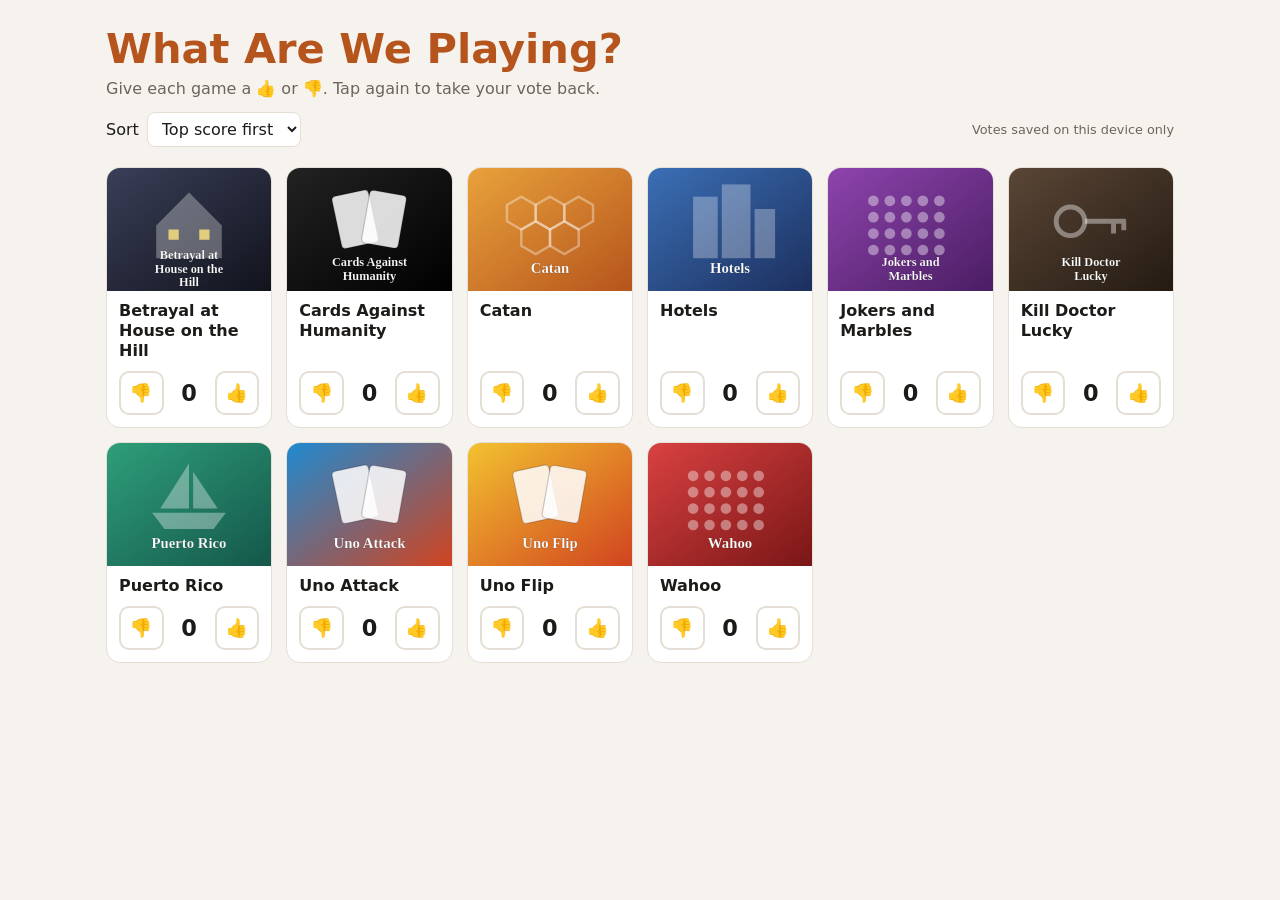
<file: index.html>
<!doctype html>
<html lang="en">
<head>
  <meta charset="utf-8">
  <meta name="viewport" content="width=device-width, initial-scale=1">
  <title>What Are We Playing?</title>
  <meta name="description" content="Vote on which games to play at game night.">
  <link rel="stylesheet" href="style.css">
</head>
<body>
  <header>
    <h1>What Are We Playing?</h1>
    <p class="sub">Give each game a 👍 or 👎. Tap again to take your vote back.</p>
    <div class="controls">
      <label for="sort">Sort</label>
      <select id="sort">
        <option value="score">Top score first</option>
        <option value="name">A–Z</option>
      </select>
      <span id="mode" class="mode"></span>
    </div>
  </header>
  <main id="grid" class="grid" aria-live="polite"></main>
  <p id="error" class="error" hidden></p>
  <script src="config.js"></script>
  <script src="app.js"></script>
</body>
</html>
</file>
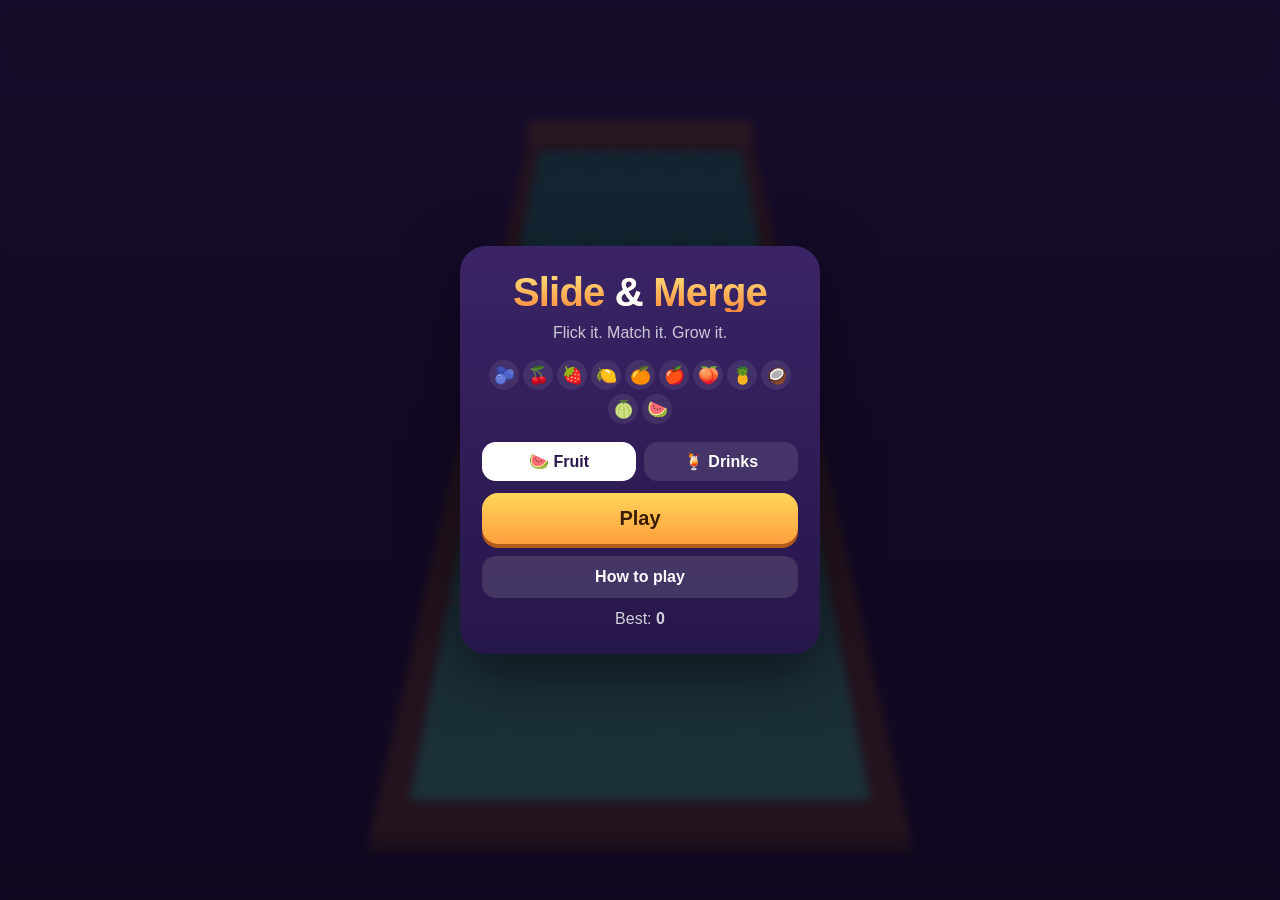
<file: slide-merge/index.html>
<!DOCTYPE html>
<html lang="en">
<head>
<meta charset="utf-8">
<meta name="viewport" content="width=device-width, initial-scale=1, maximum-scale=1, user-scalable=no, viewport-fit=cover">
<meta name="apple-mobile-web-app-capable" content="yes">
<meta name="mobile-web-app-capable" content="yes">
<meta name="apple-mobile-web-app-status-bar-style" content="black-translucent">
<meta name="theme-color" content="#1b1230">
<title>Slide &amp; Merge</title>
<link rel="stylesheet" href="style.css">
</head>
<body>
<div id="app">
  <canvas id="c"></canvas>

  <!-- In-game HUD -->
  <div id="hud" class="hidden">
    <div class="topbar">
      <button id="btnPause" class="icon-btn" aria-label="Pause">⏸</button>
      <div class="stat"><div class="lbl">SCORE</div><div id="score">0</div></div>
      <div class="stat"><div class="lbl">BEST</div><div id="best">0</div></div>
      <div class="stat next"><div class="lbl">NEXT</div><div id="next"></div></div>
    </div>
    <div id="ladder"></div>
    <div id="combo" class="hidden"></div>
    <div id="toast" class="hidden"></div>
    <div id="warning" class="hidden">⚠️ Too close to the line!</div>
    <div id="tutorial" class="hidden"><div class="hand">👆</div>Swipe up to flick.<br>Match two to merge!</div>
    <div id="targetHint" class="hidden"><span id="targetText"></span><button id="btnCancelTarget">Cancel</button></div>
    <div class="powers">
      <button class="power" data-p="bomb"><span class="pi">💣</span><span class="pn">Bomb</span><b>0</b></button>
      <button class="power" data-p="upgrade"><span class="pi">⬆️</span><span class="pn">Upgrade</span><b>0</b></button>
      <button class="power" data-p="shake"><span class="pi">🫨</span><span class="pn">Shake</span><b>0</b></button>
      <button class="power" data-p="swap"><span class="pi">🔄</span><span class="pn">Swap</span><b>0</b></button>
    </div>
  </div>

  <!-- Home -->
  <div id="home" class="screen">
    <div class="panel">
      <h1>Slide <span>&amp;</span> Merge</h1>
      <p class="sub">Flick it. Match it. Grow it.</p>
      <div id="homeLadder" class="mini-ladder"></div>
      <div class="theme-pick">
        <button data-theme="fruit">🍉 Fruit</button>
        <button data-theme="drinks">🍹 Drinks</button>
      </div>
      <button id="btnContinue" class="big hidden">Continue</button>
      <button id="btnPlay" class="big">Play</button>
      <button id="btnHow" class="ghost">How to play</button>
      <div class="home-best">Best: <b id="homeBest">0</b></div>
    </div>
  </div>

  <!-- How to play -->
  <div id="howto" class="screen hidden">
    <div class="panel left">
      <h2>How to play</h2>
      <ol>
        <li><b>Aim:</b> drag left or right along the bottom of the table.</li>
        <li><b>Flick:</b> swipe up. A faster swipe sends it farther. Swipe at an angle to curve your shot sideways.</li>
        <li><b>Merge:</b> when two of the same item touch, they become the next bigger item.</li>
        <li><b>Combos:</b> merge again quickly for a score multiplier.</li>
        <li><b>Don't cross the line:</b> if an item rests over the red line for too long, the game ends.</li>
        <li><b>Power-ups:</b> 💣 removes an item, ⬆️ upgrades one, 🫨 shakes everything forward, 🔄 swaps your current and next item. You earn a new one every 1,500 points.</li>
        <li>Merge two of the biggest item for a huge bonus.</li>
      </ol>
      <button id="btnHowBack" class="big">Got it</button>
    </div>
  </div>

  <!-- Pause -->
  <div id="pause" class="screen hidden">
    <div class="panel">
      <h2>Paused</h2>
      <button id="btnResume" class="big">Resume</button>
      <button id="btnRestart" class="ghost">Restart</button>
      <div class="toggles">
        <button id="tglSound" class="toggle">🔊 Sound: On</button>
        <button id="tglVibe" class="toggle">📳 Vibration: On</button>
      </div>
      <button id="btnHome" class="ghost">Home</button>
    </div>
  </div>

  <!-- Game over -->
  <div id="over" class="screen hidden">
    <div class="panel">
      <h2>Game Over</h2>
      <div id="newBest" class="new-best hidden">🏆 New best!</div>
      <div class="over-stats">
        <div><div class="lbl">SCORE</div><div id="overScore">0</div></div>
        <div><div class="lbl">BEST</div><div id="overBest">0</div></div>
        <div><div class="lbl">BIGGEST</div><div id="overBig">—</div></div>
        <div><div class="lbl">MERGES</div><div id="overMerges">0</div></div>
      </div>
      <button id="btnAgain" class="big">Play again</button>
      <button id="btnOverHome" class="ghost">Home</button>
    </div>
  </div>
</div>
<script src="game.js"></script>
</body>
</html>
</file>
<file: style.css>
:root {
  --bg: #f6f3ee; --card: #fff; --text: #1d1b18; --muted: #6b655c;
  --up: #1f8a4c; --down: #c0392b; --border: #e4ded4; --accent: #b5541c;
}
@media (prefers-color-scheme: dark) {
  :root { --bg: #15140f; --card: #211f1a; --text: #f2eee6; --muted: #a39c90;
          --up: #3fbf72; --down: #e86757; --border: #353128; --accent: #e9a23b; }
}
* { box-sizing: border-box; }
body { margin: 0; font-family: system-ui, -apple-system, "Segoe UI", Roboto, sans-serif;
       background: var(--bg); color: var(--text); }
header { padding: 24px 16px 8px; max-width: 1100px; margin: 0 auto; }
h1 { margin: 0; font-size: clamp(1.8rem, 6vw, 2.6rem); color: var(--accent); }
.sub { margin: 6px 0 14px; color: var(--muted); }
.controls { display: flex; align-items: center; gap: 8px; flex-wrap: wrap; }
.controls select { font: inherit; padding: 6px 10px; border-radius: 8px;
                   border: 1px solid var(--border); background: var(--card); color: var(--text); }
.mode { margin-left: auto; font-size: .8rem; color: var(--muted); }
.grid { display: grid; gap: 14px; padding: 12px 16px 40px; max-width: 1100px; margin: 0 auto;
        grid-template-columns: repeat(auto-fill, minmax(160px, 1fr)); }
.card { background: var(--card); border: 1px solid var(--border); border-radius: 14px;
        overflow: hidden; display: flex; flex-direction: column; }
.card img { width: 100%; aspect-ratio: 4 / 3; object-fit: cover; display: block; background: var(--border); }
.card .body { padding: 10px 12px 12px; display: flex; flex-direction: column; gap: 10px; flex: 1; }
.card h2 { font-size: 1rem; margin: 0; line-height: 1.25; flex: 1; }
.row { display: flex; align-items: center; justify-content: space-between; gap: 6px; }
.score { font-size: 1.4rem; font-weight: 700; min-width: 2.5ch; text-align: center; font-variant-numeric: tabular-nums; }
.score.pos { color: var(--up); } .score.neg { color: var(--down); }
.vote { font: inherit; font-size: 1.1rem; width: 48px; height: 44px; border-radius: 10px; cursor: pointer;
        border: 2px solid var(--border); background: transparent; color: var(--text); }
.vote.up[aria-pressed="true"] { background: var(--up); border-color: var(--up); color: #fff; }
.vote.down[aria-pressed="true"] { background: var(--down); border-color: var(--down); color: #fff; }
.vote:disabled { opacity: .5; cursor: wait; }
.error { max-width: 1100px; margin: 0 auto 24px; padding: 0 16px; color: var(--down); }
</file>
<file: slide-merge/style.css>
* { box-sizing: border-box; -webkit-tap-highlight-color: transparent; }
html, body {
  margin: 0; height: 100%; overflow: hidden; background: #1b1230;
  font-family: -apple-system, BlinkMacSystemFont, "SF Pro Rounded", "Segoe UI", Roboto, sans-serif;
  color: #fff; user-select: none; -webkit-user-select: none; -webkit-touch-callout: none;
  touch-action: none; overscroll-behavior: none;
}
#app { position: fixed; inset: 0; }
canvas { position: absolute; inset: 0; width: 100%; height: 100%; display: block; touch-action: none; }
button { font: inherit; color: inherit; touch-action: manipulation; cursor: pointer; border: 0; }
.hidden { display: none !important; }

/* HUD */
#hud { position: absolute; inset: 0; pointer-events: none; }
#hud button { pointer-events: auto; }
.topbar {
  position: absolute; left: 0; right: 0; top: 0;
  padding: calc(env(safe-area-inset-top) + 8px) 12px 6px;
  display: flex; align-items: center; gap: 10px;
}
.icon-btn {
  width: 44px; height: 44px; border-radius: 14px; background: rgba(255,255,255,.12);
  font-size: 20px; display: grid; place-items: center;
}
.stat { flex: 1; text-align: center; background: rgba(0,0,0,.25); border-radius: 14px; padding: 4px 6px; }
.stat .lbl, .lbl { font-size: 10px; letter-spacing: .12em; opacity: .7; font-weight: 700; }
.stat > div:last-child { font-size: 20px; font-weight: 800; font-variant-numeric: tabular-nums; }
.stat.next { flex: 0 0 64px; }
#next { font-size: 26px !important; line-height: 28px; }

#ladder {
  position: absolute; left: 0; right: 0; top: calc(env(safe-area-inset-top) + 66px);
  display: flex; justify-content: center; gap: 2px; padding: 0 8px;
}
#ladder span, .mini-ladder span {
  width: 28px; height: 28px; border-radius: 50%; display: grid; place-items: center;
  font-size: 17px; background: rgba(255,255,255,.08); transition: transform .2s;
}
#ladder span.unknown { font-size: 13px; opacity: .45; font-weight: 800; }
#ladder span.top { background: rgba(255,214,90,.35); transform: scale(1.18); }

#combo {
  position: absolute; left: 50%; top: calc(env(safe-area-inset-top) + 104px); transform: translateX(-50%);
  font-weight: 900; font-size: 22px; color: #ffd65a; text-shadow: 0 2px 0 #b3541e;
}
#toast {
  position: absolute; left: 50%; top: calc(env(safe-area-inset-top) + 140px); transform: translateX(-50%); white-space: nowrap;
  background: rgba(0,0,0,.6); padding: 10px 18px; border-radius: 16px; font-weight: 800; font-size: 18px;
  animation: pop .25s ease-out;
}
#warning {
  position: absolute; left: 50%; bottom: calc(env(safe-area-inset-bottom) + 96px); transform: translateX(-50%);
  background: #e23b3b; padding: 6px 14px; border-radius: 12px; font-weight: 800; font-size: 14px;
  animation: blink .5s infinite alternate;
}
#tutorial {
  position: absolute; left: 50%; bottom: 30%; transform: translateX(-50%); text-align: center;
  background: rgba(0,0,0,.55); padding: 12px 18px; border-radius: 16px; font-weight: 700; line-height: 1.35;
}
#tutorial .hand { font-size: 36px; animation: swipe 1.2s ease-in-out infinite; }
#targetHint {
  position: absolute; left: 50%; top: 38%; transform: translateX(-50%);
  background: rgba(0,0,0,.7); padding: 10px 12px 10px 16px; border-radius: 16px;
  display: flex; align-items: center; gap: 12px; font-weight: 700; white-space: nowrap;
}
#targetHint button { background: rgba(255,255,255,.18); padding: 8px 12px; border-radius: 10px; }

.powers {
  position: absolute; left: 0; right: 0; bottom: 0;
  padding: 6px 10px calc(env(safe-area-inset-bottom) + 10px);
  display: flex; justify-content: center; gap: 8px;
}
.power {
  position: relative; flex: 1; max-width: 86px; height: 62px; border-radius: 16px;
  background: rgba(255,255,255,.12); display: flex; flex-direction: column; align-items: center; justify-content: center;
}
.power .pi { font-size: 24px; line-height: 26px; }
.power .pn { font-size: 10px; font-weight: 700; opacity: .8; }
.power b {
  position: absolute; top: -6px; right: -4px; min-width: 22px; height: 22px; border-radius: 11px;
  background: #ff5d73; font-size: 12px; display: grid; place-items: center; padding: 0 5px;
}
.power.empty { opacity: .4; }
.power.empty b { background: #666; }
.power.active { background: #ffd65a; color: #2a1a00; }

/* Screens */
.screen {
  position: absolute; inset: 0; display: grid; place-items: center;
  background: rgba(15, 8, 30, .72); backdrop-filter: blur(4px); -webkit-backdrop-filter: blur(4px);
  padding: 20px; overflow-y: auto; touch-action: pan-y;
}
.panel {
  width: min(360px, 100%); background: linear-gradient(180deg, #3a2466, #26174a);
  border-radius: 26px; padding: 26px 22px; text-align: center; box-shadow: 0 20px 60px rgba(0,0,0,.5);
  display: flex; flex-direction: column; gap: 12px; animation: pop .25s ease-out;
}
.panel.left { text-align: left; }
.panel ol { margin: 0; padding-left: 20px; line-height: 1.45; font-size: 15px; }
.panel li { margin-bottom: 6px; }
h1 { margin: 0; font-size: 40px; font-weight: 900; letter-spacing: -.02em; line-height: 1;
  background: linear-gradient(180deg, #ffe37a, #ff8a3d); -webkit-background-clip: text; background-clip: text; color: transparent; }
h1 span { color: #fff; -webkit-text-fill-color: #fff; }
h2 { margin: 0 0 4px; font-size: 28px; font-weight: 900; }
.sub { margin: 0; opacity: .75; }
.mini-ladder { display: flex; flex-wrap: wrap; justify-content: center; gap: 4px; margin: 6px 0; }
.mini-ladder span { width: 30px; height: 30px; }
.big {
  background: linear-gradient(180deg, #ffd65a, #ff9f3d); color: #3a1c00; font-weight: 900; font-size: 20px;
  padding: 14px; border-radius: 16px; box-shadow: 0 4px 0 #b35a1a;
}
.big:active { transform: translateY(2px); box-shadow: 0 2px 0 #b35a1a; }
.ghost { background: rgba(255,255,255,.12); padding: 12px; border-radius: 14px; font-weight: 700; }
.theme-pick { display: flex; gap: 8px; }
.theme-pick button { flex: 1; padding: 10px; border-radius: 14px; background: rgba(255,255,255,.1); font-weight: 700; }
.theme-pick button.on { background: #fff; color: #2a1650; }
.toggles { display: flex; flex-direction: column; gap: 8px; }
.toggle { background: rgba(255,255,255,.08); padding: 10px; border-radius: 12px; font-weight: 600; }
.home-best { opacity: .8; }
.over-stats { display: grid; grid-template-columns: 1fr 1fr; gap: 8px; }
.over-stats > div { background: rgba(0,0,0,.25); border-radius: 14px; padding: 8px; }
.over-stats > div > div:last-child { font-size: 24px; font-weight: 900; }
.new-best { color: #ffd65a; font-weight: 900; font-size: 18px; }

@keyframes pop { from { transform: scale(.85); opacity: 0; } to { transform: scale(1); opacity: 1; } }
#toast, #targetHint { animation: none; }
@keyframes blink { from { opacity: 1; } to { opacity: .55; } }
@keyframes swipe { 0% { transform: translateY(16px); opacity: 0; } 30% { opacity: 1; } 100% { transform: translateY(-26px); opacity: 0; } }
</file>
